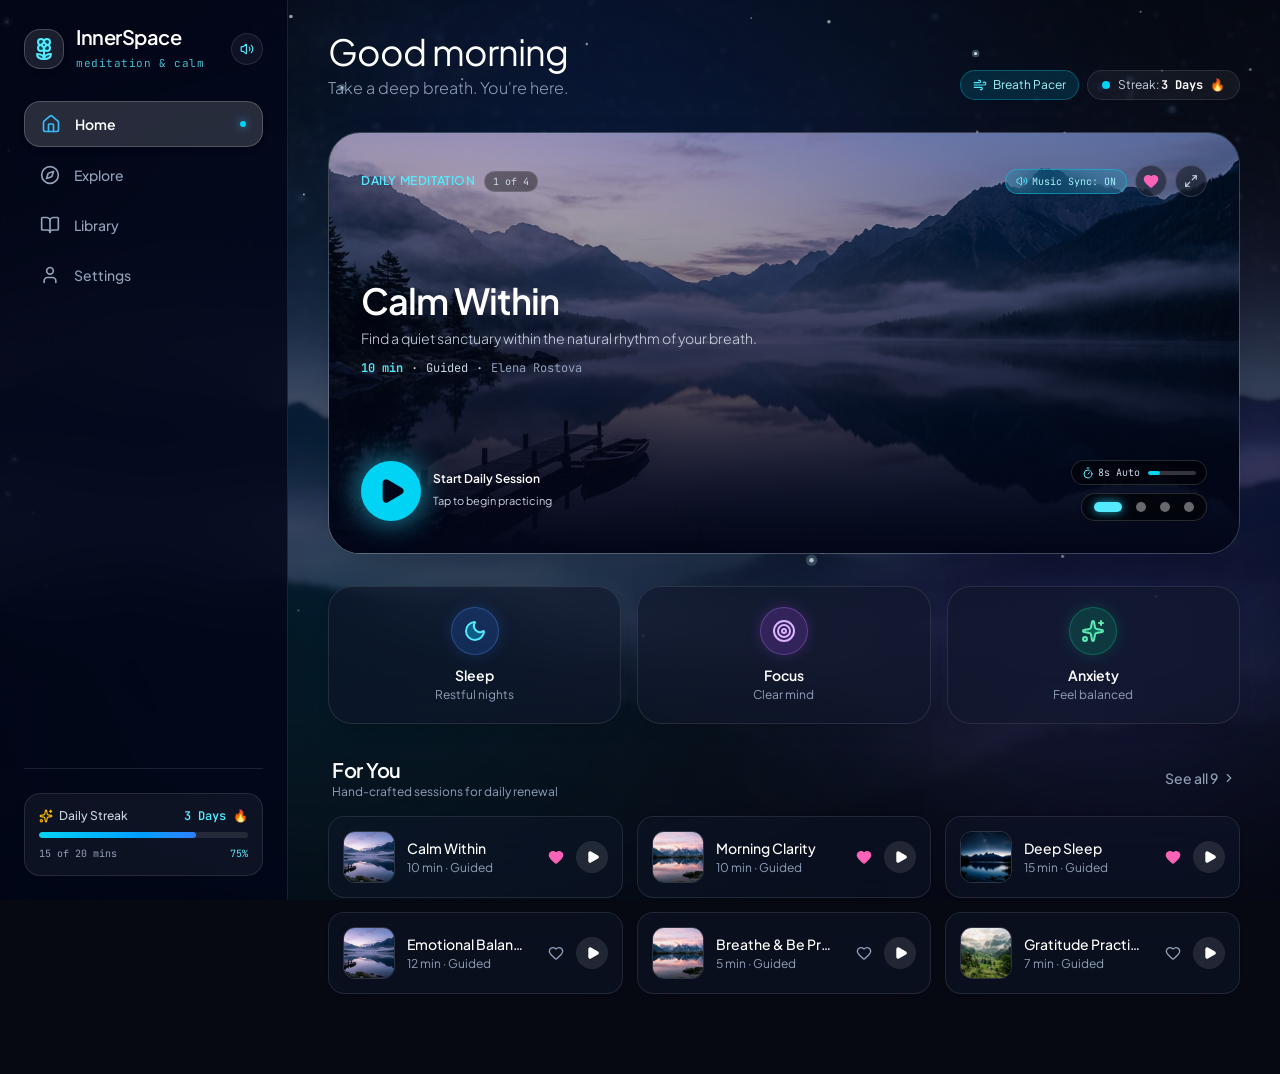
<file: index.html>
<!doctype html>
<html lang="en">
  <head>
    <meta charset="UTF-8" />
    <meta name="viewport" content="width=device-width, initial-scale=1.0, maximum-scale=1.0, user-scalable=no, viewport-fit=cover" />
    <title>InnerSpace - Meditation & Mindfulness</title>
    <meta name="description" content="InnerSpace is a serene meditation and mindfulness companion featuring daily guided sessions, ambient soundscapes, and calming breath practices." />
    <meta property="og:title" content="InnerSpace - Meditation & Mindfulness" />
    <meta property="og:description" content="InnerSpace is a serene meditation and mindfulness companion featuring daily guided sessions, ambient soundscapes, and calming breath practices." />
    <meta property="og:type" content="website" />
    <meta name="twitter:card" content="summary_large_image" />
    <meta name="theme-color" content="#0d1117" />

    <!-- Telegram WebApp Script -->
    <script src="https://telegram.org/js/telegram-web-app.js"></script>

    <!-- Typography -->
    <link rel="preconnect" href="https://fonts.googleapis.com" />
    <link rel="preconnect" href="https://fonts.gstatic.com" crossorigin />
    <link href="https://fonts.googleapis.com/css2?family=JetBrains+Mono:wght@400;500;600&family=Plus+Jakarta+Sans:wght@300;400;500;600;700&display=swap" rel="stylesheet" />
    <script type="module" crossorigin src="/assets/index-DB_xGXAx.js"></script>
    <link rel="stylesheet" crossorigin href="/assets/index-CRBDUKBJ.css">
  </head>
  <body>
    <div id="root"></div>
  </body>
</html>
</file>
